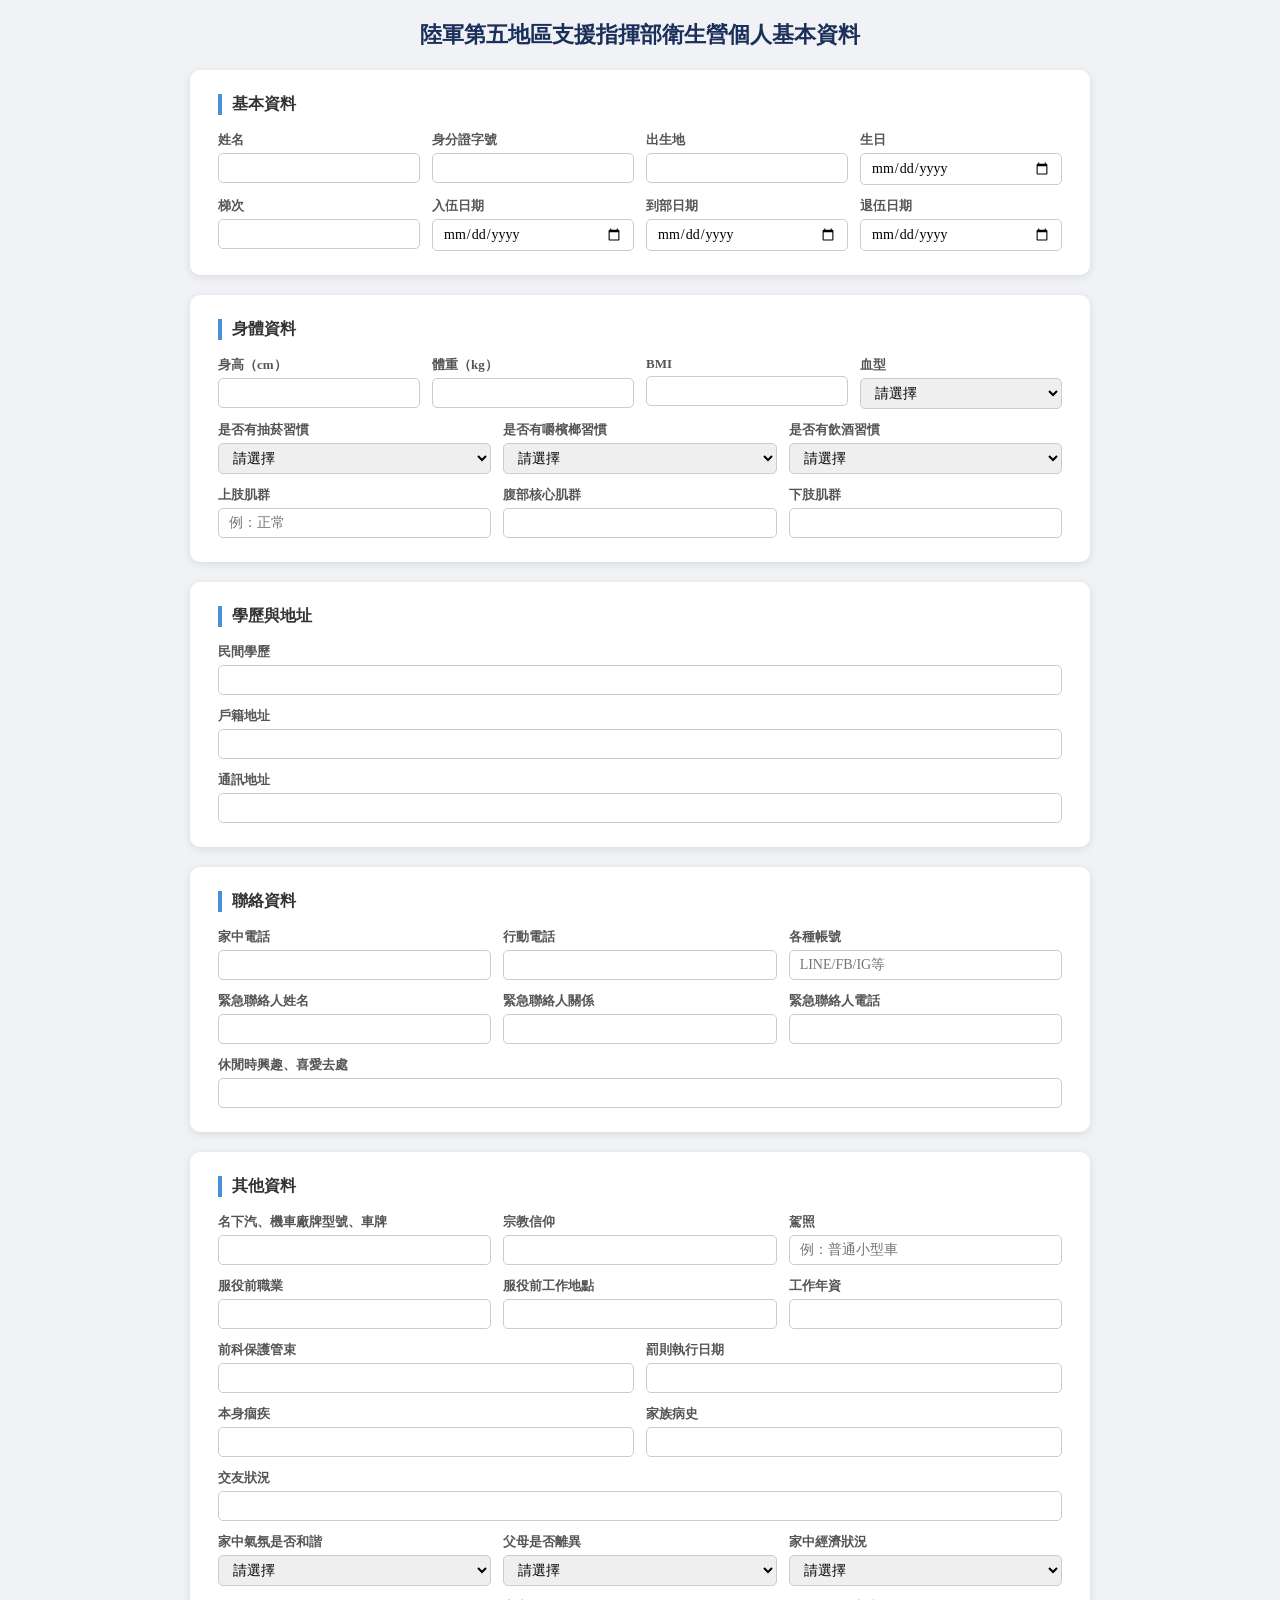
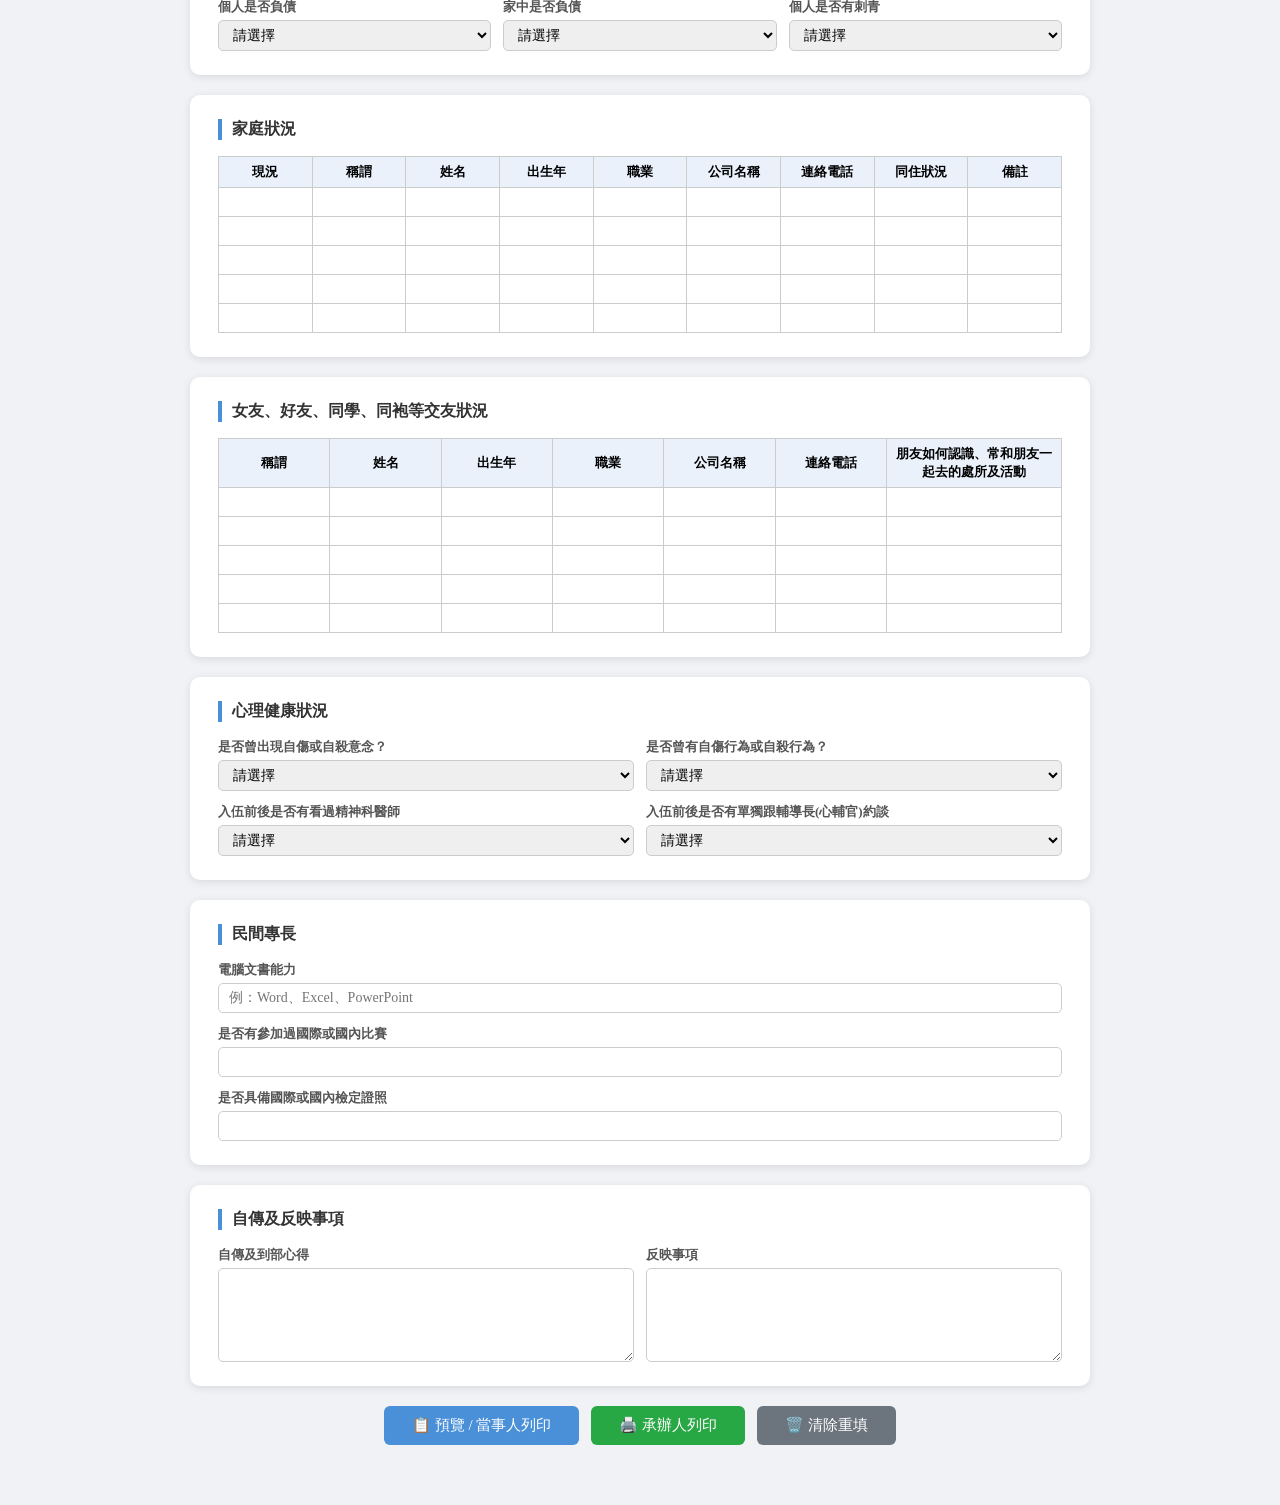
<file: 衛生營基本資料.html>
<!DOCTYPE html>
<html lang="zh-TW">

<head>
    <meta charset="UTF-8">
    <meta name="viewport" content="width=device-width, initial-scale=1.0">
    <title>陸軍第五地區支援指揮部衛生營個人基本資料</title>
    <style>
        /* ===== 通用 ===== */
        * { box-sizing: border-box; }
        body { font-family: "標楷體", serif; background: #f0f2f5; margin: 0; padding: 20px; }

        /* ===== 填寫介面 ===== */
        #form-page { max-width: 900px; margin: 0 auto; }
        .form-card {
            background: #fff;
            border-radius: 10px;
            padding: 24px 28px;
            margin-bottom: 20px;
            box-shadow: 0 2px 8px rgba(0,0,0,0.1);
        }
        .form-card h2 {
            font-size: 16px;
            color: #333;
            border-left: 4px solid #4a90d9;
            padding-left: 10px;
            margin: 0 0 16px 0;
        }
        .form-grid { display: grid; gap: 12px; }
        .col-2 { grid-template-columns: 1fr 1fr; }
        .col-3 { grid-template-columns: 1fr 1fr 1fr; }
        .col-4 { grid-template-columns: 1fr 1fr 1fr 1fr; }
        .col-1 { grid-template-columns: 1fr; }
        .form-group { display: flex; flex-direction: column; gap: 4px; }
        .form-group label { font-size: 13px; color: #555; font-weight: bold; }
        .form-group input, .form-group select, .form-group textarea {
            border: 1px solid #ccc;
            border-radius: 5px;
            padding: 6px 10px;
            font-family: "標楷體", serif;
            font-size: 14px;
            outline: none;
            transition: border 0.2s;
        }
        .form-group input:focus, .form-group select:focus, .form-group textarea:focus {
            border-color: #4a90d9;
        }
        .form-group textarea { resize: vertical; min-height: 60px; }

        /* 動態列表 */
        .dynamic-table { width: 100%; border-collapse: collapse; font-size: 13px; }
        .dynamic-table th {
            background: #eaf1fb;
            border: 1px solid #ccc;
            padding: 6px;
            text-align: center;
        }
        .dynamic-table td {
            border: 1px solid #ccc;
            padding: 4px;
        }
        .dynamic-table td input {
            width: 100%;
            border: none;
            outline: none;
            font-family: "標楷體", serif;
            font-size: 13px;
            padding: 2px 4px;
        }

        /* 標題 */
        .page-title {
            text-align: center;
            font-size: 22px;
            font-weight: bold;
            margin-bottom: 20px;
            color: #1a2f5a;
        }

        /* 按鈕區 */
        .btn-bar {
            display: flex;
            gap: 12px;
            justify-content: center;
            margin: 20px 0 40px;
        }
        .btn {
            padding: 10px 28px;
            border: none;
            border-radius: 6px;
            font-size: 15px;
            font-family: "標楷體", serif;
            cursor: pointer;
            transition: background 0.2s;
        }
        .btn-primary { background: #4a90d9; color: #fff; }
        .btn-primary:hover { background: #357abd; }
        .btn-secondary { background: #6c757d; color: #fff; }
        .btn-secondary:hover { background: #545b62; }
        .btn-success { background: #28a745; color: #fff; }
        .btn-success:hover { background: #1e7e34; }

        /* ===== 列印頁面 ===== */
        #print-page { display: none; }

        #print-page table {
            width: 100%;
            border-collapse: collapse;
            font-family: "標楷體", serif;
            font-size: 12px;
        }
        #print-page td {
            border: 1px solid black;
            padding: 4px 6px;
            text-align: center;
            vertical-align: middle;
        }
        #print-page .title-cell {
            font-size: 18px;
            text-align: justify;
            text-align-last: justify;
            padding: 6px 10px;
            font-weight: bold;
        }
        #print-page .label-cell {
            background: #f5f5f5;
            font-weight: bold;
            white-space: nowrap;
        }
        #print-page .data-cell { text-align: left; }
        #print-page .photo-cell {
            text-align: center;
            vertical-align: middle;
            font-size: 13px;
            color: #666;
        }

        /* 列印按鈕列 */
        #print-toolbar {
            display: none;
            position: fixed;
            top: 0; left: 0; right: 0;
            background: #1a2f5a;
            color: #fff;
            padding: 10px 20px;
            z-index: 9999;
            align-items: center;
            gap: 12px;
        }
        #print-toolbar span { flex: 1; font-size: 16px; }

        @media print {
            #print-toolbar { display: none !important; }
            #form-page { display: none !important; }
            #print-page { display: block !important; }
            body { background: #fff; padding: 0; }
        }
    </style>
</head>

<body>

<!-- ===== 填寫介面 ===== -->
<div id="form-page">
    <div class="page-title">陸軍第五地區支援指揮部衛生營個人基本資料</div>

    <!-- 基本資料 -->
    <div class="form-card">
        <h2>基本資料</h2>
        <div class="form-grid col-4">
            <div class="form-group"><label>姓名</label><input type="text" id="f_姓名"></div>
            <div class="form-group"><label>身分證字號</label><input type="text" id="f_身分證字號"></div>
            <div class="form-group"><label>出生地</label><input type="text" id="f_出生地"></div>
            <div class="form-group"><label>生日</label><input type="date" id="f_生日"></div>
        </div>
        <div class="form-grid col-4" style="margin-top:12px">
            <div class="form-group"><label>梯次</label><input type="text" id="f_梯次"></div>
            <div class="form-group"><label>入伍日期</label><input type="date" id="f_入伍日期"></div>
            <div class="form-group"><label>到部日期</label><input type="date" id="f_到部日期"></div>
            <div class="form-group"><label>退伍日期</label><input type="date" id="f_退伍日期"></div>
        </div>
    </div>

    <!-- 身體資料 -->
    <div class="form-card">
        <h2>身體資料</h2>
        <div class="form-grid col-4">
            <div class="form-group"><label>身高（cm）</label><input type="number" id="f_身高" oninput="calcBMI()"></div>
            <div class="form-group"><label>體重（kg）</label><input type="number" id="f_體重" oninput="calcBMI()"></div>
            <div class="form-group"><label>BMI</label><input type="text" id="f_BMI" readonly></div>
            <div class="form-group"><label>血型</label>
                <select id="f_血型">
                    <option value="">請選擇</option>
                    <option>A型</option><option>B型</option><option>AB型</option><option>O型</option>
                </select>
            </div>
        </div>
        <div class="form-grid col-3" style="margin-top:12px">
            <div class="form-group"><label>是否有抽菸習慣</label>
                <select id="f_抽菸"><option value="">請選擇</option><option>否</option><option>是</option></select>
            </div>
            <div class="form-group"><label>是否有嚼檳榔習慣</label>
                <select id="f_檳榔"><option value="">請選擇</option><option>否</option><option>是</option></select>
            </div>
            <div class="form-group"><label>是否有飲酒習慣</label>
                <select id="f_飲酒"><option value="">請選擇</option><option>否</option><option>是</option></select>
            </div>
        </div>
        <div class="form-grid col-3" style="margin-top:12px">
            <div class="form-group"><label>上肢肌群</label><input type="text" id="f_上肢肌群" placeholder="例：正常"></div>
            <div class="form-group"><label>腹部核心肌群</label><input type="text" id="f_腹部核心肌群"></div>
            <div class="form-group"><label>下肢肌群</label><input type="text" id="f_下肢肌群"></div>
        </div>
    </div>

    <!-- 學歷與地址 -->
    <div class="form-card">
        <h2>學歷與地址</h2>
        <div class="form-grid col-1">
            <div class="form-group"><label>民間學歷</label><input type="text" id="f_民間學歷"></div>
            <div class="form-group"><label>戶籍地址</label><input type="text" id="f_戶籍地址"></div>
            <div class="form-group"><label>通訊地址</label><input type="text" id="f_通訊地址"></div>
        </div>
    </div>

    <!-- 聯絡資料 -->
    <div class="form-card">
        <h2>聯絡資料</h2>
        <div class="form-grid col-3">
            <div class="form-group"><label>家中電話</label><input type="text" id="f_家中電話"></div>
            <div class="form-group"><label>行動電話</label><input type="text" id="f_行動電話"></div>
            <div class="form-group"><label>各種帳號</label><input type="text" id="f_各種帳號" placeholder="LINE/FB/IG等"></div>
        </div>
        <div class="form-grid col-3" style="margin-top:12px">
            <div class="form-group"><label>緊急聯絡人姓名</label><input type="text" id="f_緊急聯絡人姓名"></div>
            <div class="form-group"><label>緊急聯絡人關係</label><input type="text" id="f_緊急聯絡人關係"></div>
            <div class="form-group"><label>緊急聯絡人電話</label><input type="text" id="f_緊急聯絡人電話"></div>
        </div>
        <div class="form-grid col-1" style="margin-top:12px">
            <div class="form-group"><label>休閒時興趣、喜愛去處</label><input type="text" id="f_興趣"></div>
        </div>
    </div>

    <!-- 其他資料 -->
    <div class="form-card">
        <h2>其他資料</h2>
        <div class="form-grid col-3">
            <div class="form-group"><label>名下汽、機車廠牌型號、車牌</label><input type="text" id="f_車牌"></div>
            <div class="form-group"><label>宗教信仰</label><input type="text" id="f_宗教信仰"></div>
            <div class="form-group"><label>駕照</label><input type="text" id="f_駕照" placeholder="例：普通小型車"></div>
        </div>
        <div class="form-grid col-3" style="margin-top:12px">
            <div class="form-group"><label>服役前職業</label><input type="text" id="f_服役前職業"></div>
            <div class="form-group"><label>服役前工作地點</label><input type="text" id="f_服役前工作地點"></div>
            <div class="form-group"><label>工作年資</label><input type="text" id="f_工作年資"></div>
        </div>
        <div class="form-grid col-2" style="margin-top:12px">
            <div class="form-group"><label>前科保護管束</label><input type="text" id="f_前科保護管束"></div>
            <div class="form-group"><label>罰則執行日期</label><input type="text" id="f_罰則執行日期"></div>
        </div>
        <div class="form-grid col-2" style="margin-top:12px">
            <div class="form-group"><label>本身痼疾</label><input type="text" id="f_本身痼疾"></div>
            <div class="form-group"><label>家族病史</label><input type="text" id="f_家族病史"></div>
        </div>
        <div class="form-grid col-1" style="margin-top:12px">
            <div class="form-group"><label>交友狀況</label><input type="text" id="f_交友狀況"></div>
        </div>
        <div class="form-grid col-3" style="margin-top:12px">
            <div class="form-group"><label>家中氣氛是否和諧</label>
                <select id="f_家中氣氛"><option value="">請選擇</option><option>是</option><option>否</option></select>
            </div>
            <div class="form-group"><label>父母是否離異</label>
                <select id="f_父母離異"><option value="">請選擇</option><option>否</option><option>是</option></select>
            </div>
            <div class="form-group"><label>家中經濟狀況</label>
                <select id="f_家中經濟"><option value="">請選擇</option><option>良好</option><option>普通</option><option>困難</option></select>
            </div>
        </div>
        <div class="form-grid col-3" style="margin-top:12px">
            <div class="form-group"><label>個人是否負債</label>
                <select id="f_個人負債"><option value="">請選擇</option><option>否</option><option>是</option></select>
            </div>
            <div class="form-group"><label>家中是否負債</label>
                <select id="f_家中負債"><option value="">請選擇</option><option>否</option><option>是</option></select>
            </div>
            <div class="form-group"><label>個人是否有刺青</label>
                <select id="f_刺青"><option value="">請選擇</option><option>否</option><option>是</option></select>
            </div>
        </div>
    </div>

    <!-- 家庭狀況 -->
    <div class="form-card">
        <h2>家庭狀況</h2>
        <table class="dynamic-table">
            <thead>
                <tr>
                    <th>現況</th><th>稱謂</th><th>姓名</th><th>出生年</th>
                    <th>職業</th><th>公司名稱</th><th>連絡電話</th><th>同住狀況</th><th>備註</th>
                </tr>
            </thead>
            <tbody id="family-body">
                <tr><td><input type="text" class="fam_現況"></td><td><input type="text" class="fam_稱謂"></td><td><input type="text" class="fam_姓名"></td><td><input type="text" class="fam_出生年"></td><td><input type="text" class="fam_職業"></td><td><input type="text" class="fam_公司名稱"></td><td><input type="text" class="fam_連絡電話"></td><td><input type="text" class="fam_同住"></td><td><input type="text" class="fam_備註"></td></tr>
                <tr><td><input type="text" class="fam_現況"></td><td><input type="text" class="fam_稱謂"></td><td><input type="text" class="fam_姓名"></td><td><input type="text" class="fam_出生年"></td><td><input type="text" class="fam_職業"></td><td><input type="text" class="fam_公司名稱"></td><td><input type="text" class="fam_連絡電話"></td><td><input type="text" class="fam_同住"></td><td><input type="text" class="fam_備註"></td></tr>
                <tr><td><input type="text" class="fam_現況"></td><td><input type="text" class="fam_稱謂"></td><td><input type="text" class="fam_姓名"></td><td><input type="text" class="fam_出生年"></td><td><input type="text" class="fam_職業"></td><td><input type="text" class="fam_公司名稱"></td><td><input type="text" class="fam_連絡電話"></td><td><input type="text" class="fam_同住"></td><td><input type="text" class="fam_備註"></td></tr>
                <tr><td><input type="text" class="fam_現況"></td><td><input type="text" class="fam_稱謂"></td><td><input type="text" class="fam_姓名"></td><td><input type="text" class="fam_出生年"></td><td><input type="text" class="fam_職業"></td><td><input type="text" class="fam_公司名稱"></td><td><input type="text" class="fam_連絡電話"></td><td><input type="text" class="fam_同住"></td><td><input type="text" class="fam_備註"></td></tr>
                <tr><td><input type="text" class="fam_現況"></td><td><input type="text" class="fam_稱謂"></td><td><input type="text" class="fam_姓名"></td><td><input type="text" class="fam_出生年"></td><td><input type="text" class="fam_職業"></td><td><input type="text" class="fam_公司名稱"></td><td><input type="text" class="fam_連絡電話"></td><td><input type="text" class="fam_同住"></td><td><input type="text" class="fam_備註"></td></tr>
            </tbody>
        </table>
    </div>

    <!-- 交友狀況 -->
    <div class="form-card">
        <h2>女友、好友、同學、同袍等交友狀況</h2>
        <table class="dynamic-table">
            <thead>
                <tr>
                    <th>稱謂</th><th>姓名</th><th>出生年</th><th>職業</th>
                    <th>公司名稱</th><th>連絡電話</th><th>朋友如何認識、常和朋友一起去的處所及活動</th>
                </tr>
            </thead>
            <tbody id="friend-body">
                <tr><td><input type="text" class="fr_稱謂"></td><td><input type="text" class="fr_姓名"></td><td><input type="text" class="fr_出生年"></td><td><input type="text" class="fr_職業"></td><td><input type="text" class="fr_公司名稱"></td><td><input type="text" class="fr_連絡電話"></td><td><input type="text" class="fr_認識" style="width:100%"></td></tr>
                <tr><td><input type="text" class="fr_稱謂"></td><td><input type="text" class="fr_姓名"></td><td><input type="text" class="fr_出生年"></td><td><input type="text" class="fr_職業"></td><td><input type="text" class="fr_公司名稱"></td><td><input type="text" class="fr_連絡電話"></td><td><input type="text" class="fr_認識" style="width:100%"></td></tr>
                <tr><td><input type="text" class="fr_稱謂"></td><td><input type="text" class="fr_姓名"></td><td><input type="text" class="fr_出生年"></td><td><input type="text" class="fr_職業"></td><td><input type="text" class="fr_公司名稱"></td><td><input type="text" class="fr_連絡電話"></td><td><input type="text" class="fr_認識" style="width:100%"></td></tr>
                <tr><td><input type="text" class="fr_稱謂"></td><td><input type="text" class="fr_姓名"></td><td><input type="text" class="fr_出生年"></td><td><input type="text" class="fr_職業"></td><td><input type="text" class="fr_公司名稱"></td><td><input type="text" class="fr_連絡電話"></td><td><input type="text" class="fr_認識" style="width:100%"></td></tr>
                <tr><td><input type="text" class="fr_稱謂"></td><td><input type="text" class="fr_姓名"></td><td><input type="text" class="fr_出生年"></td><td><input type="text" class="fr_職業"></td><td><input type="text" class="fr_公司名稱"></td><td><input type="text" class="fr_連絡電話"></td><td><input type="text" class="fr_認識" style="width:100%"></td></tr>
            </tbody>
        </table>
    </div>

    <!-- 心理健康 -->
    <div class="form-card">
        <h2>心理健康狀況</h2>
        <div class="form-grid col-2">
            <div class="form-group"><label>是否曾出現自傷或自殺意念？</label>
                <select id="f_自傷意念"><option value="">請選擇</option><option>否</option><option>是</option></select>
            </div>
            <div class="form-group"><label>是否曾有自傷行為或自殺行為？</label>
                <select id="f_自傷行為"><option value="">請選擇</option><option>否</option><option>是</option></select>
            </div>
            <div class="form-group"><label>入伍前後是否有看過精神科醫師</label>
                <select id="f_精神科"><option value="">請選擇</option><option>否</option><option>是，入伍前</option><option>是，入伍後</option><option>是，前後皆有</option></select>
            </div>
            <div class="form-group"><label>入伍前後是否有單獨跟輔導長(心輔官)約談</label>
                <select id="f_輔導長"><option value="">請選擇</option><option>否</option><option>是，入伍前</option><option>是，入伍後</option><option>是，前後皆有</option></select>
            </div>
        </div>
    </div>

    <!-- 民間專長 -->
    <div class="form-card">
        <h2>民間專長</h2>
        <div class="form-grid col-1">
            <div class="form-group"><label>電腦文書能力</label><input type="text" id="f_電腦文書" placeholder="例：Word、Excel、PowerPoint"></div>
            <div class="form-group"><label>是否有參加過國際或國內比賽</label><input type="text" id="f_比賽"></div>
            <div class="form-group"><label>是否具備國際或國內檢定證照</label><input type="text" id="f_證照"></div>
        </div>
    </div>

    <!-- 自傳與反映 -->
    <div class="form-card">
        <h2>自傳及反映事項</h2>
        <div class="form-grid col-2">
            <div class="form-group"><label>自傳及到部心得</label><textarea id="f_自傳" rows="5"></textarea></div>
            <div class="form-group"><label>反映事項</label><textarea id="f_反映事項" rows="5"></textarea></div>
        </div>
    </div>

    <!-- 按鈕 -->
    <div class="btn-bar">
        <button class="btn btn-primary" onclick="previewPrint()">📋 預覽 / 當事人列印</button>
        <button class="btn btn-success" onclick="officerPrint()">🖨️ 承辦人列印</button>
        <button class="btn btn-secondary" onclick="clearForm()">🗑️ 清除重填</button>
    </div>
</div>

<!-- ===== 列印工具列 ===== -->
<div id="print-toolbar">
    <span>預覽列印</span>
    <button class="btn btn-primary" onclick="window.print()" style="padding:6px 20px;font-size:14px;">🖨️ 列印</button>
    <button class="btn btn-secondary" onclick="backToForm()" style="padding:6px 20px;font-size:14px;">← 返回填寫</button>
</div>

<!-- ===== 列印頁面 ===== -->
<div id="print-page">
    <table border="1">
        <tr>
            <td colspan="10" class="title-cell">陸軍第五地區支援指揮部衛生營個人基本資料</td>
        </tr>
        <tr>
            <td class="label-cell">姓名</td>
            <td class="data-cell" id="p_姓名"></td>
            <td class="label-cell">身分證字號</td>
            <td class="data-cell" id="p_身分證字號"></td>
            <td class="label-cell">出生地</td>
            <td class="data-cell" id="p_出生地"></td>
            <td class="label-cell">生日</td>
            <td class="data-cell" id="p_生日"></td>
            <td colspan="2" rowspan="2" class="photo-cell">照片</td>
        </tr>
        <tr>
            <td class="label-cell">梯次</td>
            <td class="data-cell" id="p_梯次"></td>
            <td class="label-cell">入伍日期</td>
            <td class="data-cell" id="p_入伍日期"></td>
            <td class="label-cell">到部日期</td>
            <td class="data-cell" id="p_到部日期"></td>
            <td class="label-cell">退伍日期</td>
            <td class="data-cell" id="p_退伍日期"></td>
        </tr>
        <tr>
            <td class="label-cell">身高</td>
            <td class="data-cell" id="p_身高"></td>
            <td class="label-cell">體重</td>
            <td class="data-cell" id="p_體重"></td>
            <td class="label-cell">BMI</td>
            <td class="data-cell" id="p_BMI"></td>
            <td class="label-cell">血型</td>
            <td colspan="3" class="data-cell" id="p_血型"></td>
        </tr>
        <tr>
            <td class="label-cell">是否有抽菸習慣</td>
            <td colspan="2" class="data-cell" id="p_抽菸"></td>
            <td class="label-cell">是否有嚼檳榔習慣</td>
            <td colspan="2" class="data-cell" id="p_檳榔"></td>
            <td class="label-cell">是否有飲酒習慣</td>
            <td colspan="3" class="data-cell" id="p_飲酒"></td>
        </tr>
        <tr>
            <td class="label-cell">上肢肌群</td>
            <td colspan="2" class="data-cell" id="p_上肢肌群"></td>
            <td class="label-cell">腹部核心肌群</td>
            <td colspan="2" class="data-cell" id="p_腹部核心肌群"></td>
            <td class="label-cell">下肢肌群</td>
            <td colspan="3" class="data-cell" id="p_下肢肌群"></td>
        </tr>
        <tr>
            <td class="label-cell">民間學歷</td>
            <td colspan="9" class="data-cell" id="p_民間學歷"></td>
        </tr>
        <tr>
            <td class="label-cell">戶籍地址</td>
            <td colspan="9" class="data-cell" id="p_戶籍地址"></td>
        </tr>
        <tr>
            <td class="label-cell">通訊地址</td>
            <td colspan="9" class="data-cell" id="p_通訊地址"></td>
        </tr>
        <tr>
            <td class="label-cell">家中電話</td>
            <td class="data-cell" id="p_家中電話"></td>
            <td class="label-cell">行動電話</td>
            <td class="data-cell" id="p_行動電話"></td>
            <td class="label-cell">緊急聯絡人姓名</td>
            <td class="data-cell" id="p_緊急聯絡人姓名"></td>
            <td class="label-cell">緊急聯絡人關係</td>
            <td class="data-cell" id="p_緊急聯絡人關係"></td>
            <td class="label-cell">緊急聯絡人電話</td>
            <td class="data-cell" id="p_緊急聯絡人電話"></td>
        </tr>
        <tr>
            <td class="label-cell">各種帳號</td>
            <td colspan="4" class="data-cell" id="p_各種帳號"></td>
            <td class="label-cell">休閒時興趣、喜愛去處</td>
            <td colspan="4" class="data-cell" id="p_興趣"></td>
        </tr>
        <tr>
            <td class="label-cell">名下所屬汽、機車廠牌型號、車牌</td>
            <td colspan="2" class="data-cell" id="p_車牌"></td>
            <td class="label-cell">宗教信仰</td>
            <td colspan="2" class="data-cell" id="p_宗教信仰"></td>
            <td class="label-cell">駕照</td>
            <td colspan="3" class="data-cell" id="p_駕照"></td>
        </tr>
        <tr>
            <td class="label-cell">服役前職業</td>
            <td colspan="3" class="data-cell" id="p_服役前職業"></td>
            <td class="label-cell">服役前工作地點</td>
            <td colspan="2" class="data-cell" id="p_服役前工作地點"></td>
            <td class="label-cell">工作年資</td>
            <td colspan="2" class="data-cell" id="p_工作年資"></td>
        </tr>
        <tr>
            <td class="label-cell">前科保護管束</td>
            <td colspan="4" class="data-cell" id="p_前科保護管束"></td>
            <td class="label-cell">罰則執行日期</td>
            <td colspan="4" class="data-cell" id="p_罰則執行日期"></td>
        </tr>
        <tr>
            <td class="label-cell">本身痼疾</td>
            <td colspan="4" class="data-cell" id="p_本身痼疾"></td>
            <td class="label-cell">家族病史</td>
            <td colspan="4" class="data-cell" id="p_家族病史"></td>
        </tr>
        <tr>
            <td class="label-cell">交友狀況</td>
            <td colspan="9" class="data-cell" id="p_交友狀況"></td>
        </tr>
        <tr>
            <td class="label-cell">家中氣氛是否和諧</td>
            <td colspan="3" class="data-cell" id="p_家中氣氛"></td>
            <td class="label-cell">父母是否離異</td>
            <td colspan="2" class="data-cell" id="p_父母離異"></td>
            <td class="label-cell">家中經濟狀況</td>
            <td colspan="3" class="data-cell" id="p_家中經濟"></td>
        </tr>
        <tr>
            <td class="label-cell">個人是否負債</td>
            <td colspan="3" class="data-cell" id="p_個人負債"></td>
            <td class="label-cell">家中是否負債</td>
            <td colspan="2" class="data-cell" id="p_家中負債"></td>
            <td class="label-cell">個人是否有刺青</td>
            <td colspan="2" class="data-cell" id="p_刺青"></td>
        </tr>
        <!-- 家庭狀況 -->
        <tr>
            <td class="label-cell" rowspan="6">家庭狀況</td>
            <td class="label-cell">現況</td><td class="label-cell">稱謂</td><td class="label-cell">姓名</td>
            <td class="label-cell">出生年</td><td class="label-cell">職業</td><td class="label-cell">公司名稱</td>
            <td class="label-cell">連絡電話</td><td class="label-cell">同住狀況</td><td class="label-cell">備註</td>
        </tr>
        <tr id="p_fam_0"><td></td><td></td><td></td><td></td><td></td><td></td><td></td><td></td><td></td></tr>
        <tr id="p_fam_1"><td></td><td></td><td></td><td></td><td></td><td></td><td></td><td></td><td></td></tr>
        <tr id="p_fam_2"><td></td><td></td><td></td><td></td><td></td><td></td><td></td><td></td><td></td></tr>
        <tr id="p_fam_3"><td></td><td></td><td></td><td></td><td></td><td></td><td></td><td></td><td></td></tr>
        <tr id="p_fam_4"><td></td><td></td><td></td><td></td><td></td><td></td><td></td><td></td><td></td></tr>
        <!-- 交友 -->
        <tr>
            <td class="label-cell" rowspan="6">女友、好友、同學、同袍等交友狀況</td>
            <td class="label-cell">稱謂</td><td class="label-cell">姓名</td><td class="label-cell">出生年</td>
            <td class="label-cell">職業</td><td class="label-cell">公司名稱</td><td class="label-cell">連絡電話</td>
            <td colspan="3" class="label-cell">朋友如何認識、常和朋友一起去的處所及活動</td>
        </tr>
        <tr id="p_fr_0"><td></td><td></td><td></td><td></td><td></td><td></td><td colspan="3"></td></tr>
        <tr id="p_fr_1"><td></td><td></td><td></td><td></td><td></td><td></td><td colspan="3"></td></tr>
        <tr id="p_fr_2"><td></td><td></td><td></td><td></td><td></td><td></td><td colspan="3"></td></tr>
        <tr id="p_fr_3"><td></td><td></td><td></td><td></td><td></td><td></td><td colspan="3"></td></tr>
        <tr id="p_fr_4"><td></td><td></td><td></td><td></td><td></td><td></td><td colspan="3"></td></tr>
        <!-- 心理健康 -->
        <tr>
            <td class="label-cell">是否曾出現自傷或自殺意念？</td>
            <td class="data-cell" id="p_自傷意念"></td>
            <td class="label-cell">是否曾有自傷行為或自殺行為？</td>
            <td class="data-cell" id="p_自傷行為"></td>
            <td class="label-cell">入伍前後是否有看過精神科醫師</td>
            <td colspan="2" class="data-cell" id="p_精神科"></td>
            <td class="label-cell">入伍前後是否有單獨跟輔導長(心輔官)約談</td>
            <td colspan="2" class="data-cell" id="p_輔導長"></td>
        </tr>
        <!-- 民間專長 -->
        <tr>
            <td class="label-cell" rowspan="3">民間專長</td>
            <td colspan="9" class="data-cell" id="p_電腦文書"></td>
        </tr>
        <tr>
            <td colspan="4" class="label-cell">是否有參加過國際或國內比賽</td>
            <td colspan="5" class="label-cell">是否具備國際或國內檢定證照</td>
        </tr>
        <tr>
            <td colspan="4" class="data-cell" id="p_比賽"></td>
            <td colspan="5" class="data-cell" id="p_證照"></td>
        </tr>
        <!-- 自傳 -->
        <tr>
            <td class="label-cell">自傳及到部心得</td>
            <td colspan="4" class="data-cell" id="p_自傳" style="vertical-align:top;white-space:pre-wrap;"></td>
            <td class="label-cell">反映事項</td>
            <td colspan="5" class="data-cell" id="p_反映事項" style="vertical-align:top;white-space:pre-wrap;"></td>
        </tr>
    </table>
</div>

<script>
    function calcBMI() {
        const h = parseFloat(document.getElementById('f_身高').value) / 100;
        const w = parseFloat(document.getElementById('f_體重').value);
        if (h > 0 && w > 0) {
            document.getElementById('f_BMI').value = (w / (h * h)).toFixed(1);
        }
    }

    const fields = [
        '姓名','身分證字號','出生地','生日','梯次','入伍日期','到部日期','退伍日期',
        '身高','體重','BMI','血型','抽菸','檳榔','飲酒',
        '上肢肌群','腹部核心肌群','下肢肌群',
        '民間學歷','戶籍地址','通訊地址',
        '家中電話','行動電話','緊急聯絡人姓名','緊急聯絡人關係','緊急聯絡人電話',
        '各種帳號','興趣','車牌','宗教信仰','駕照',
        '服役前職業','服役前工作地點','工作年資',
        '前科保護管束','罰則執行日期','本身痼疾','家族病史','交友狀況',
        '家中氣氛','父母離異','家中經濟','個人負債','家中負債','刺青',
        '自傷意念','自傷行為','精神科','輔導長',
        '電腦文書','比賽','證照','自傳','反映事項'
    ];

    function fillPrintPage() {
        fields.forEach(key => {
            const input = document.getElementById('f_' + key);
            const output = document.getElementById('p_' + key);
            if (input && output) output.textContent = input.value || '';
        });

        // 家庭狀況
        const famRows = document.querySelectorAll('#family-body tr');
        const famCols = ['現況','稱謂','姓名','出生年','職業','公司名稱','連絡電話','同住','備註'];
        famRows.forEach((row, i) => {
            const pRow = document.getElementById('p_fam_' + i);
            if (pRow) {
                const tds = pRow.querySelectorAll('td');
                famCols.forEach((c, j) => {
                    const inp = row.querySelector('.fam_' + c);
                    if (inp && tds[j]) tds[j].textContent = inp.value || '';
                });
            }
        });

        // 交友狀況
        const frRows = document.querySelectorAll('#friend-body tr');
        const frCols = ['稱謂','姓名','出生年','職業','公司名稱','連絡電話','認識'];
        frRows.forEach((row, i) => {
            const pRow = document.getElementById('p_fr_' + i);
            if (pRow) {
                const tds = pRow.querySelectorAll('td');
                frCols.forEach((c, j) => {
                    const inp = row.querySelector('.fr_' + c);
                    if (inp && tds[j]) tds[j].textContent = inp.value || '';
                });
            }
        });
    }

    function previewPrint() {
        fillPrintPage();
        document.getElementById('form-page').style.display = 'none';
        document.getElementById('print-page').style.display = 'block';
        document.getElementById('print-toolbar').style.display = 'flex';
    }

    function officerPrint() {
        fillPrintPage();
        document.getElementById('form-page').style.display = 'none';
        document.getElementById('print-page').style.display = 'block';
        document.getElementById('print-toolbar').style.display = 'flex';
        setTimeout(() => window.print(), 300);
    }

    function backToForm() {
        document.getElementById('form-page').style.display = 'block';
        document.getElementById('print-page').style.display = 'none';
        document.getElementById('print-toolbar').style.display = 'none';
    }

    function clearForm() {
        if (confirm('確定要清除所有填寫資料嗎？')) {
            document.querySelectorAll('#form-page input, #form-page select, #form-page textarea')
                .forEach(el => el.value = '');
        }
    }
</script>

</body>
</html>
</file>
